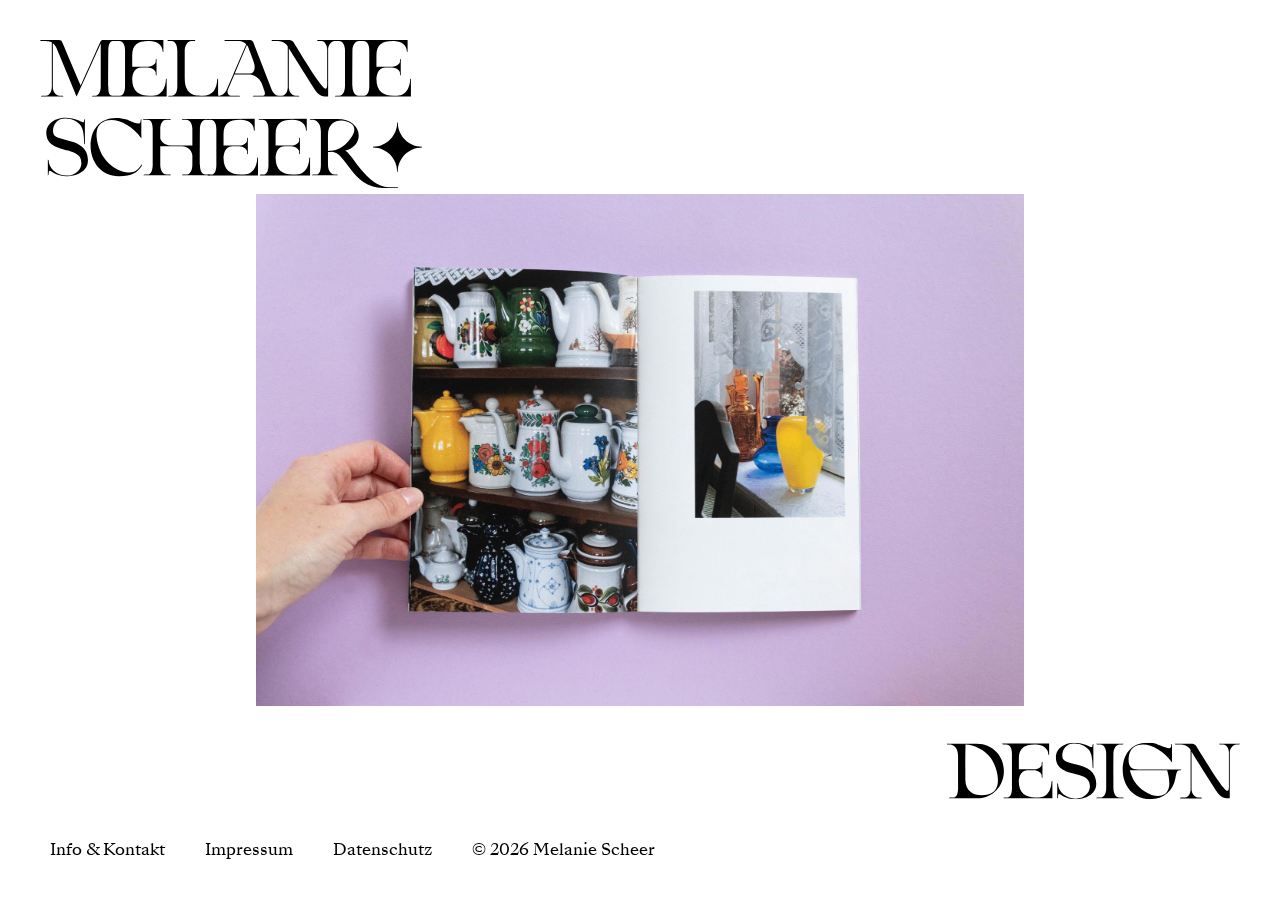
<file: index.html>
<!DOCTYPE html>
<html lang="en">
<head>
    <meta charset="UTF-8">
    <meta http-equiv="X-UA-Compatible" content="IE=edge">
    <meta name="viewport" content="width=device-width, initial-scale=1.0">
    <link rel="stylesheet" href="style.css">
    <script type='text/javascript' src='http://ajax.googleapis.com/ajax/libs/jquery/1.8/jquery.min.js'></script>
    <script src="https://code.jquery.com/jquery-3.6.0.min.js"></script>
    <title>Melanie Scheer Design</title>
    <link rel="shortcut icon" type="image/png" href="other/melanie_scheer_design_sparkle.png"/>     
</head>

<header>

    <!--logo name-->
    <div onclick="window.location='index.html';" style="cursor:pointer;">
        <img src="other/melanie_scheer_design_name.svg">
    </div>

</header>

<body>

    <!--div with random image-->
    <div onclick="changeImage();" style="cursor:pointer;" class="image-random" id="image-random"></div>

    <!--new image on refresh-->
    <script>
        var images = [
            'melanie_scheer_design_buchbinden_workshop.jpg', 
            'melanie_scheer_design_illustration_herz.jpg', 
            'melanie_scheer_design_intergeschlechtlichkeit.jpg', 
            'melanie_scheer_design_irmgard_1.jpg', 
            'melanie_scheer_design_irmgard_2.jpg', 
            'melanie_scheer_design_jgu_gender.jpg', 
            'melanie_scheer_design_mentales_visualisieren_1.jpg', 
            'melanie_scheer_design_mentales_visualisieren_2.jpg', 
            'melanie_scheer_design_mentales_visualisieren_3.jpg', 
            'melanie_scheer_design_mentales_visualisieren_4.jpg', 
            'melanie_scheer_design_mentales_visualisieren_5.jpg', 
            'melanie_scheer_design_mentales_visualisieren_6.jpg', 
            'melanie_scheer_design_mentales_visualisieren_7.jpg', 
            'melanie_scheer_design_milli.jpg',
            'melanie_scheer_design_notizbuch1.jpg', 
            'melanie_scheer_design_notizbuch2.jpg', 
            'melanie_scheer_design_notizbuch3.jpg', 
            'melanie_scheer_design_notizbuch4.jpg', 
            'melanie_scheer_design_notizbuch5.jpg', 
            'melanie_scheer_design_palucca_tanzt_1.jpg', 
            'melanie_scheer_design_palucca_tanzt_2.jpg', 
            'melanie_scheer_design_perMA.jpg', 
            'melanie_scheer_design_photoalbum.jpg', 
            'melanie_scheer_design_postkarte_buchbinden.jpg',
            'melanie_scheer_design_riso_mythologie.jpg', 
            'melanie_scheer_design_saturn_zine.jpg', 
            'melanie_scheer_design_solitaire.jpg', 
            'melanie_scheer_design_the_comet.jpg', 
            'melanie_scheer_design_zwillingsbuch_1.jpg', 
            'melanie_scheer_design_zwillingsbuch_2.jpg' 
        ];
       
        // get already shown images out of localStorage
        var displayedImages = JSON.parse(localStorage.getItem('displayedImages')) || [];
        console.log("Angezeigte Bilder aus localStorage:", displayedImages);

        // pick a random image that was not shown already
        function getNextImage() {
            // filter out images that were shown already
            var remainingImages = images.filter(function(img) {
                return !displayedImages.includes(img);
            });
            console.log("Verbleibende Bilder:", remainingImages);

            // restart cycle after every image were shown
            if (remainingImages.length === 0) {
                console.log("Alle Bilder wurden angezeigt. Zurücksetzen...");
                displayedImages = [];
                localStorage.removeItem('displayedImages');
                remainingImages = images; // every image is available again
            }

            // pick a random image out of the remaining images
            var randomImage = remainingImages[Math.floor(Math.random() * remainingImages.length)];
            console.log("Gewähltes Bild:", randomImage);

            // add the shown image to the list
            displayedImages.push(randomImage);

            // save to status in localStorage
            localStorage.setItem('displayedImages', JSON.stringify(displayedImages));

            return randomImage;
        }

        // get the next image
        function changeImage() {
        var nextImage = getNextImage();
        console.log("Nächstes Bild:", nextImage);

        // display image in div
        var imgElement = document.createElement('img');
        imgElement.src = 'images/' + nextImage;

        var imageRandomDiv = document.getElementById('image-random');
        if (imageRandomDiv) {
            // Entferne das alte Bild (falls es bereits eins gibt)
            imageRandomDiv.innerHTML = '';
            // Füge das neue Bild hinzu
            imageRandomDiv.appendChild(imgElement);
        } else {
            console.log("Div mit id 'image-random' nicht gefunden.");
        }
    }

    // Initiales Bild anzeigen
    changeImage();
    </script>

    <noscript>
        <img src="images/melanie_scheer_design_mentales_visualisieren_1.jpg">
    </noscript>

    <!--footer-->
    <div class="footer">
        <ul class="footer-list">
            <li> <a href="info.html">Info & Kontakt</a></li>
            <li><a href="impressum.html">Impressum</a></li>
            <li><a href="datenschutz.html">Datenschutz</a></li>
            <li class="footer-credit">&copy; <script>document.write(new Date().getFullYear());</script> Melanie Scheer</li>
        </ul>
    </div>


    <!--logo design-->
    <div class="design">
        <img src="other/melanie_scheer_design_design.svg">
    </div>

</body>
</html>
</file>
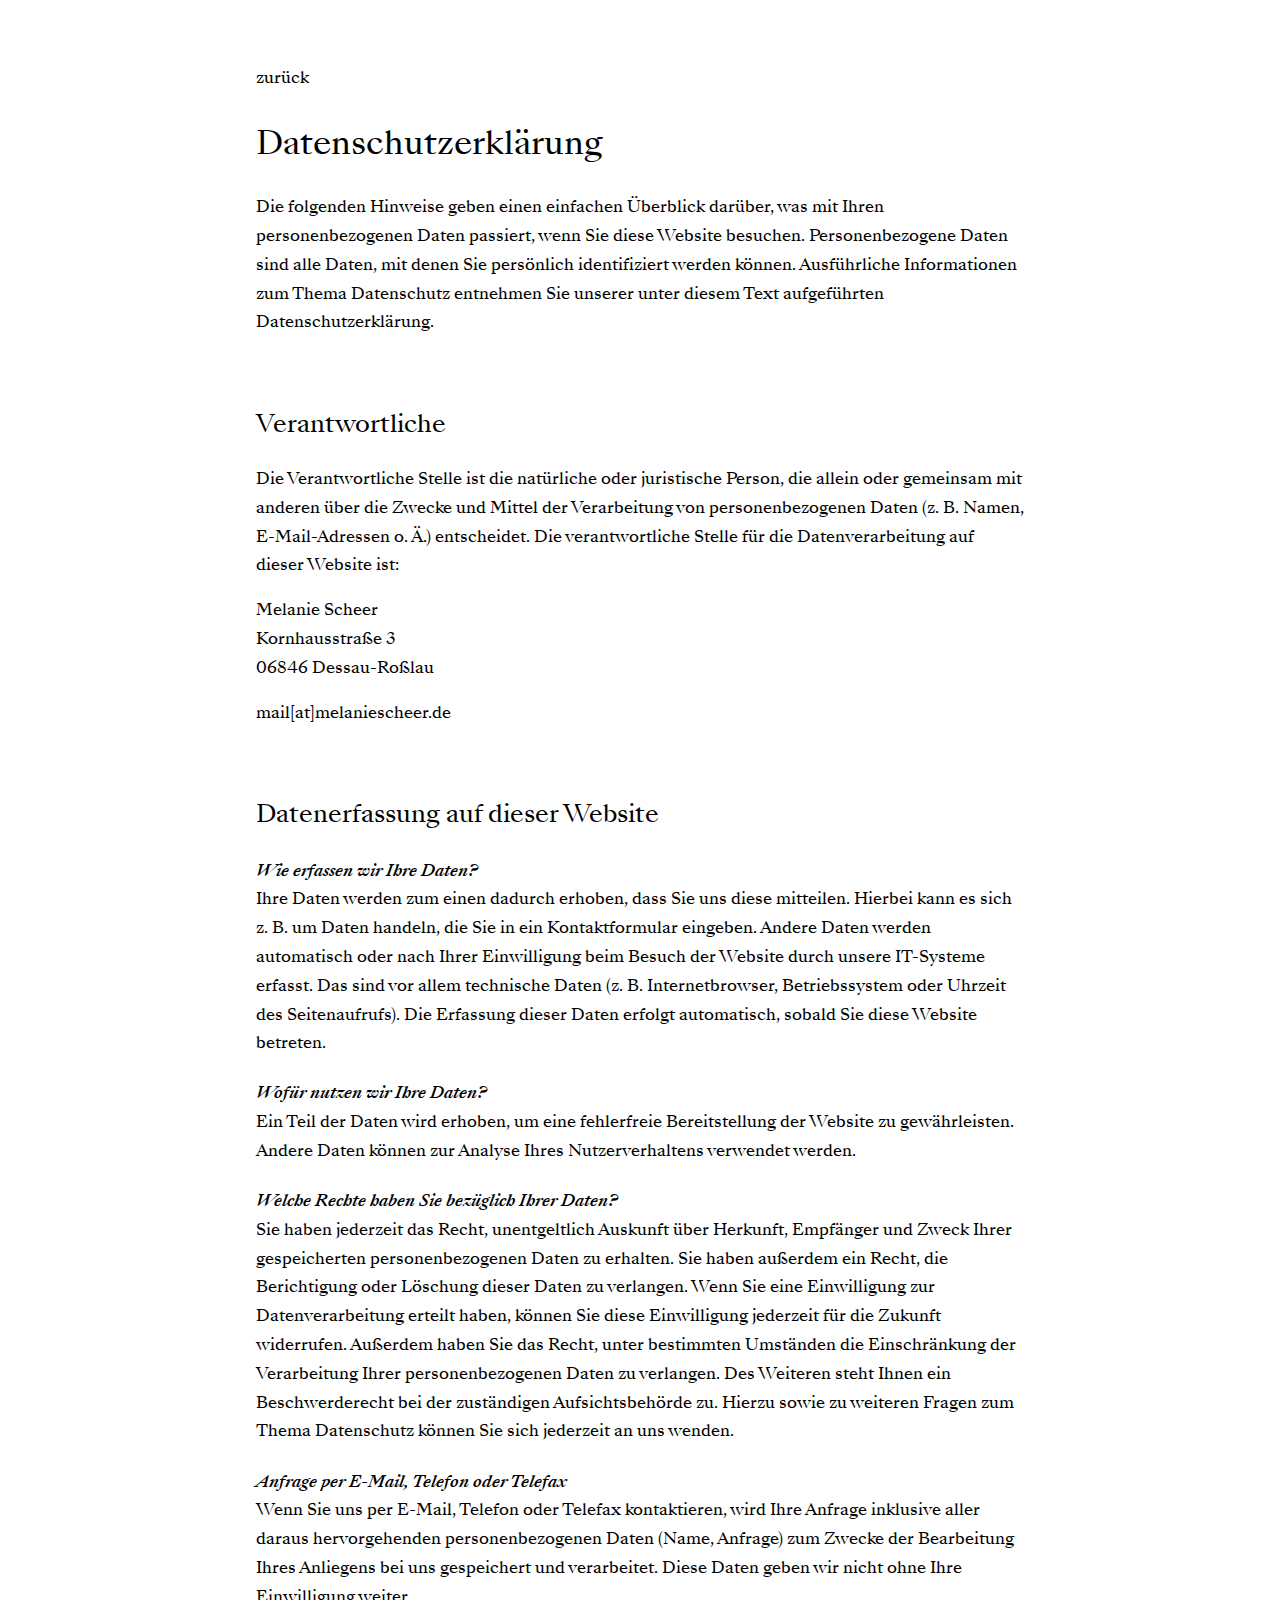
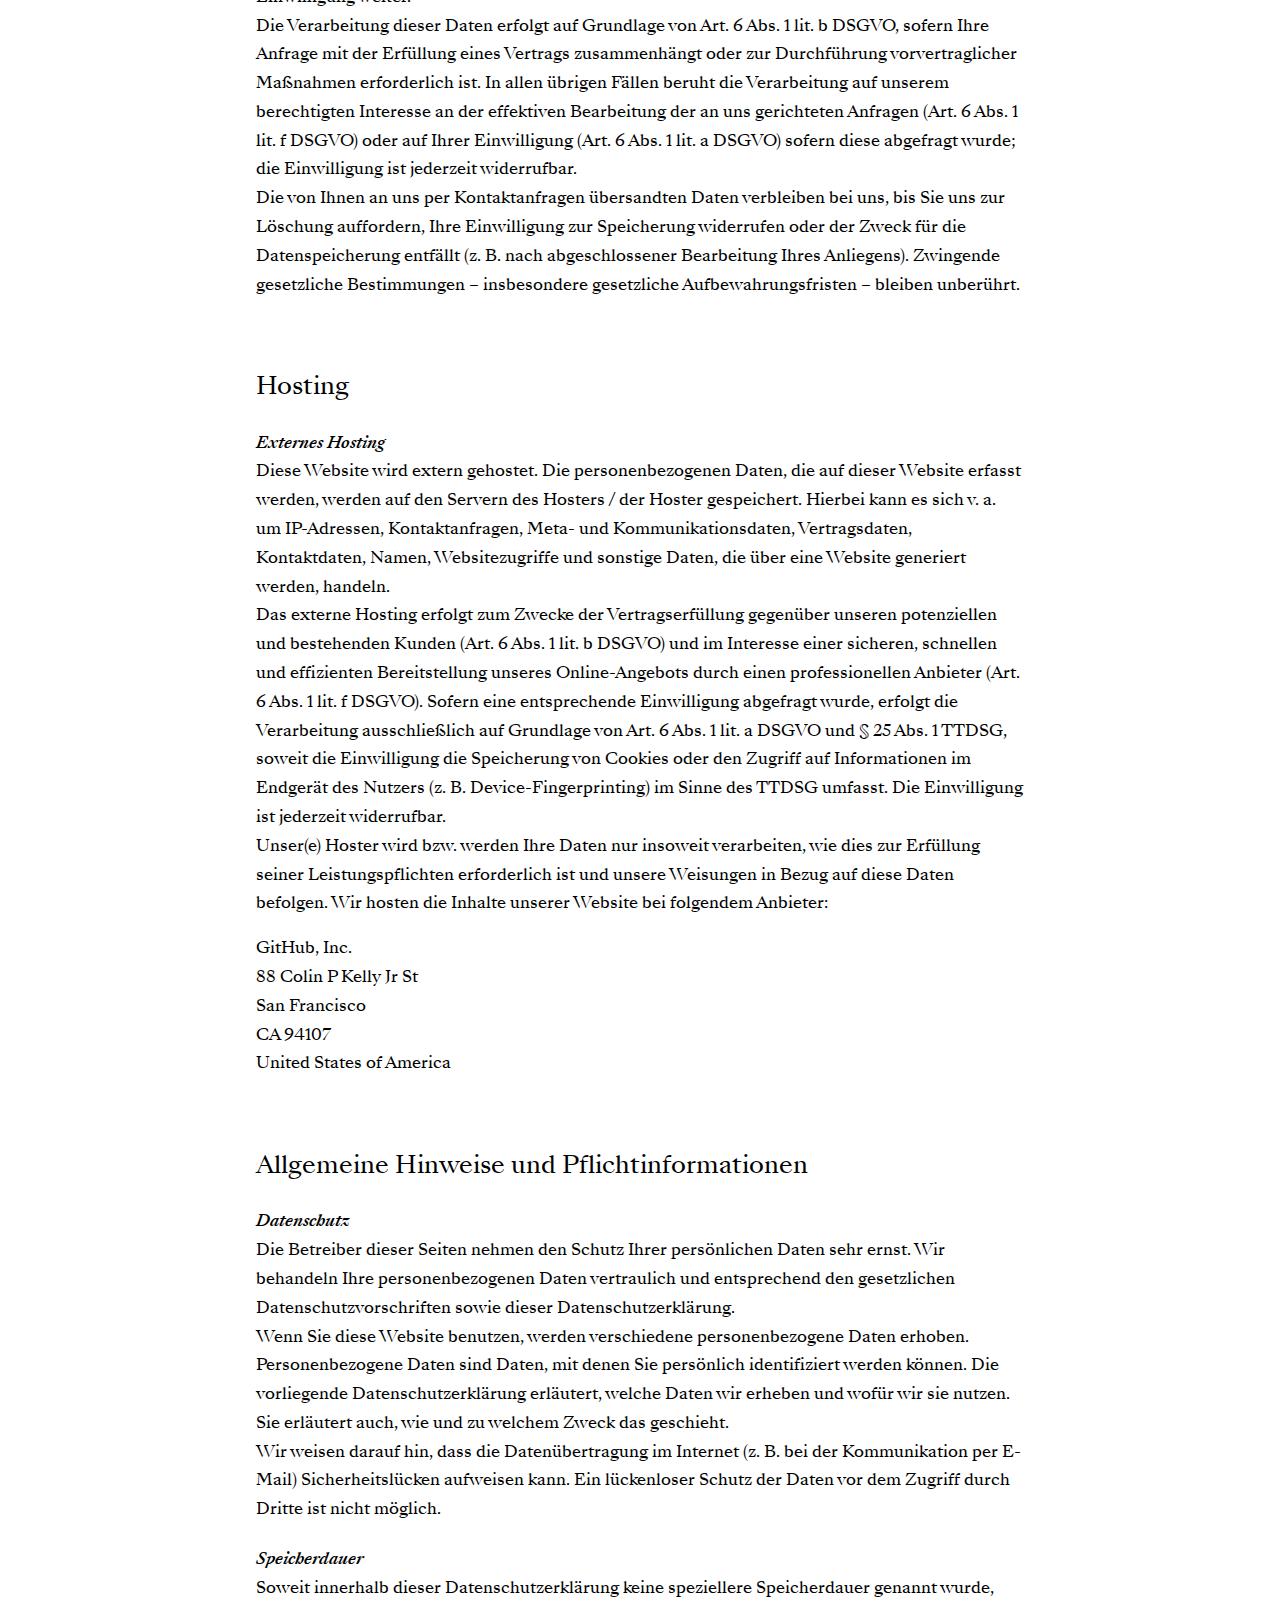
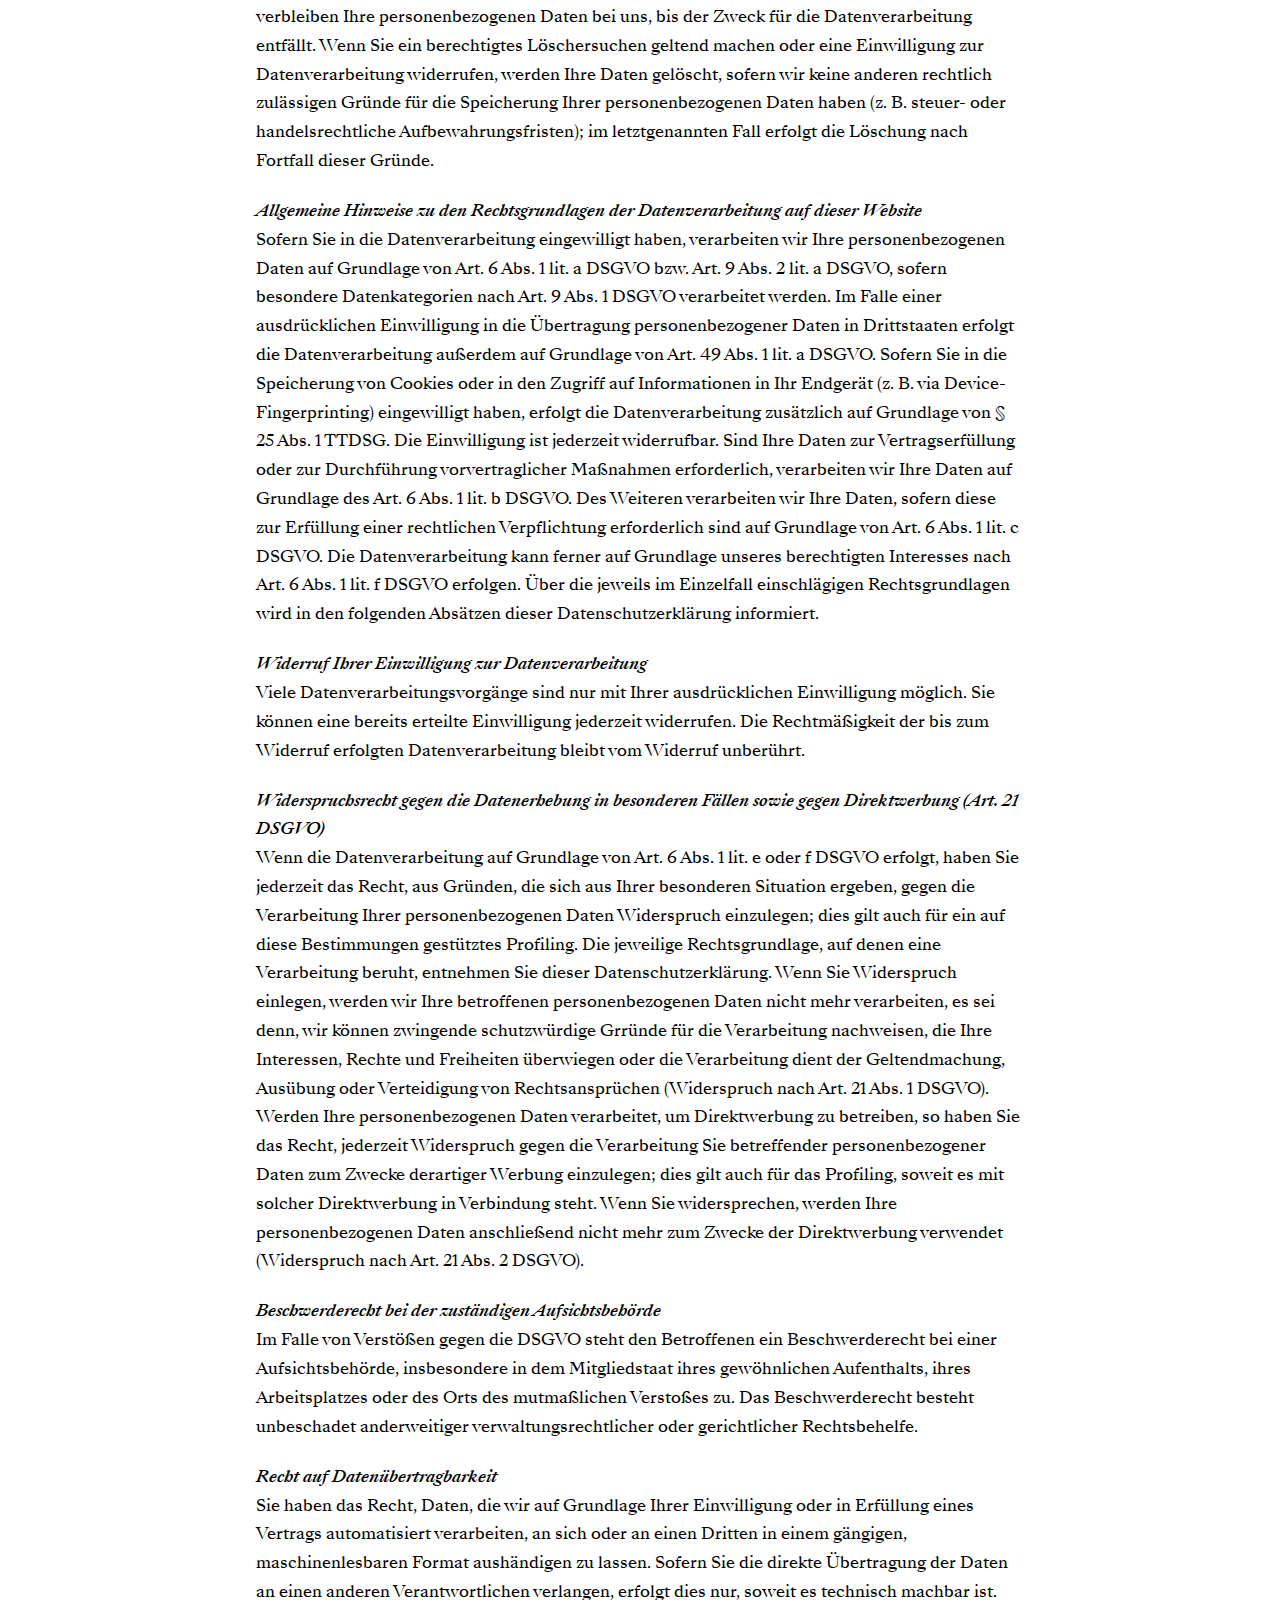
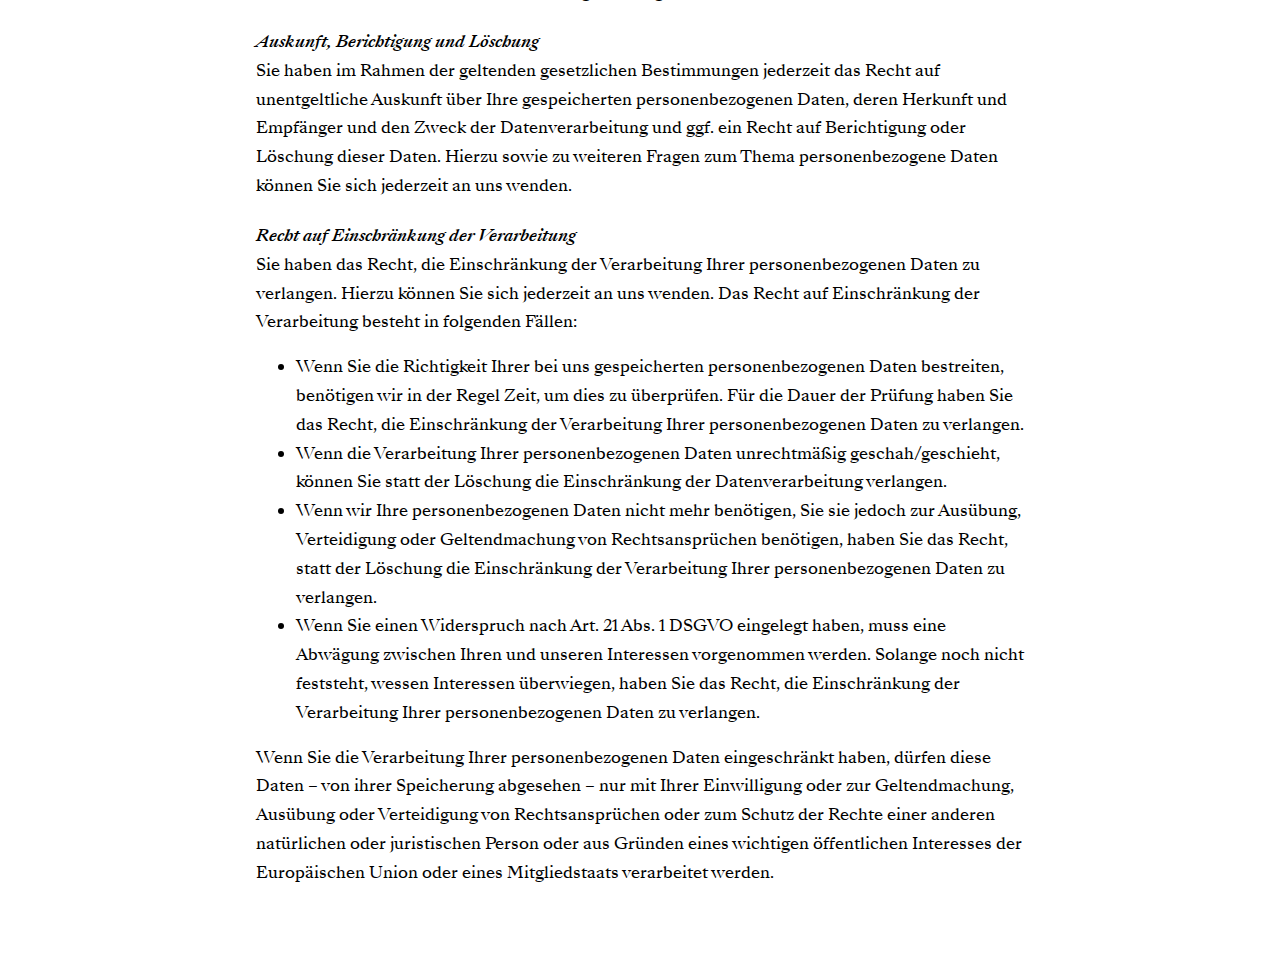
<file: datenschutz.html>
<!DOCTYPE html>
<html lang="en">
<head>
    <meta charset="UTF-8">
    <meta http-equiv="X-UA-Compatible" content="IE=edge">
    <meta name="viewport" content="width=device-width, initial-scale=1.0">
    <link rel="stylesheet" href="style.css">
    <script type='text/javascript' src='http://ajax.googleapis.com/ajax/libs/jquery/1.8/jquery.min.js'></script>
    <title>Melanie Scheer Design</title>
    <link rel="shortcut icon" type="image/png" href="other/melanie_scheer_design_sparkle.png"/>     
</head>

<body>
    <div class="text">

    <a href="index.html">zurück</a> 
    <h1>Datenschutz&shy;erkl&auml;rung</h1>
    <p>Die folgenden Hinweise geben einen einfachen &Uuml;berblick dar&uuml;ber, was mit Ihren personenbezogenen Daten passiert, wenn Sie diese Website besuchen. Personenbezogene Daten sind alle Daten, mit denen Sie pers&ouml;nlich identifiziert werden k&ouml;nnen. Ausf&uuml;hrliche Informationen zum Thema Datenschutz entnehmen Sie unserer unter diesem Text aufgef&uuml;hrten Datenschutzerkl&auml;rung.</p>
    <br> 
    <h2>Verantwortliche</h2> <p>Die Verantwortliche Stelle ist die nat&uuml;rliche oder juristische Person, die allein oder gemeinsam mit anderen &uuml;ber die Zwecke und Mittel der Verarbeitung von personenbezogenen Daten (z.&nbsp;B. Namen, E-Mail-Adressen o. &Auml;.) entscheidet. Die verantwortliche Stelle f&uuml;r die Datenverarbeitung auf dieser Website ist:</p> <p>Melanie Scheer<br />
    Kornhausstraße 3<br /> 06846 Dessau-Roßlau</p>
    <p><a href='mailto:mail@melaniescheer.de'>mail[at]melaniescheer.de</a></p>
    <br>
    <h2>Datenerfassung auf dieser Website</h2>    
    <h4>Wie erfassen wir Ihre Daten?</h4> <p>Ihre Daten werden zum einen dadurch erhoben, dass Sie uns diese mitteilen. Hierbei kann es sich z.&nbsp;B. um Daten handeln, die Sie in ein Kontaktformular eingeben. Andere Daten werden automatisch oder nach Ihrer Einwilligung beim Besuch der Website durch unsere IT-Systeme erfasst. Das sind vor allem technische Daten (z.&nbsp;B. Internetbrowser, Betriebssystem oder Uhrzeit des Seitenaufrufs). Die Erfassung dieser Daten erfolgt automatisch, sobald Sie diese Website betreten.</p> <h4>Wof&uuml;r nutzen wir Ihre Daten?</h4> <p>Ein Teil der Daten wird erhoben, um eine fehlerfreie Bereitstellung der Website zu gew&auml;hrleisten. Andere Daten k&ouml;nnen zur Analyse Ihres Nutzerverhaltens verwendet werden.</p> <h4>Welche Rechte haben Sie bez&uuml;glich Ihrer Daten?</h4> <p>Sie haben jederzeit das Recht, unentgeltlich Auskunft &uuml;ber Herkunft, Empf&auml;nger und Zweck Ihrer gespeicherten personenbezogenen Daten zu erhalten. Sie haben au&szlig;erdem ein Recht, die Berichtigung oder L&ouml;schung dieser Daten zu verlangen. Wenn Sie eine Einwilligung zur Datenverarbeitung erteilt haben, k&ouml;nnen Sie diese Einwilligung jederzeit f&uuml;r die Zukunft widerrufen. Au&szlig;erdem haben Sie das Recht, unter bestimmten Umst&auml;nden die Einschr&auml;nkung der Verarbeitung Ihrer personenbezogenen Daten zu verlangen. Des Weiteren steht Ihnen ein Beschwerderecht bei der zust&auml;ndigen Aufsichtsbeh&ouml;rde zu. Hierzu sowie zu weiteren Fragen zum Thema Datenschutz k&ouml;nnen Sie sich jederzeit an uns wenden.</p>
    <h4>Anfrage per E-Mail, Telefon oder Telefax</h4> <p>Wenn Sie uns per E-Mail, Telefon oder Telefax kontaktieren, wird Ihre Anfrage inklusive aller daraus hervorgehenden personenbezogenen Daten (Name, Anfrage) zum Zwecke der Bearbeitung Ihres Anliegens bei uns gespeichert und verarbeitet. Diese Daten geben wir nicht ohne Ihre Einwilligung weiter. <br> Die Verarbeitung dieser Daten erfolgt auf Grundlage von Art. 6 Abs. 1 lit. b DSGVO, sofern Ihre Anfrage mit der Erf&uuml;llung eines Vertrags zusammenh&auml;ngt oder zur Durchf&uuml;hrung vorvertraglicher Ma&szlig;nahmen erforderlich ist. In allen &uuml;brigen F&auml;llen beruht die Verarbeitung auf unserem berechtigten Interesse an der effektiven Bearbeitung der an uns gerichteten Anfragen (Art. 6 Abs. 1 lit. f DSGVO) oder auf Ihrer Einwilligung (Art. 6 Abs. 1 lit. a DSGVO) sofern diese abgefragt wurde; die Einwilligung ist jederzeit widerrufbar. <br> Die von Ihnen an uns per Kontaktanfragen &uuml;bersandten Daten verbleiben bei uns, bis Sie uns zur L&ouml;schung auffordern, Ihre Einwilligung zur Speicherung widerrufen oder der Zweck f&uuml;r die Datenspeicherung entf&auml;llt (z.&nbsp;B. nach abgeschlossener Bearbeitung Ihres Anliegens). Zwingende gesetzliche Bestimmungen &ndash; insbesondere gesetzliche Aufbewahrungsfristen &ndash; bleiben unber&uuml;hrt.</p>
    <br>
    <h2>Hosting</h2>
    <h4>Externes Hosting</h4> <p>Diese Website wird extern gehostet. Die personenbezogenen Daten, die auf dieser Website erfasst werden, werden auf den Servern des Hosters / der Hoster gespeichert. Hierbei kann es sich v.&nbsp;a. um IP-Adressen, Kontaktanfragen, Meta- und Kommunikationsdaten, Vertragsdaten, Kontaktdaten, Namen, Websitezugriffe und sonstige Daten, die &uuml;ber eine Website generiert werden, handeln. <br> Das externe Hosting erfolgt zum Zwecke der Vertragserf&uuml;llung gegen&uuml;ber unseren potenziellen und bestehenden Kunden (Art. 6 Abs. 1 lit. b DSGVO) und im Interesse einer sicheren, schnellen und effizienten Bereitstellung unseres Online-Angebots durch einen professionellen Anbieter (Art. 6 Abs. 1 lit. f DSGVO). Sofern eine entsprechende Einwilligung abgefragt wurde, erfolgt die Verarbeitung ausschlie&szlig;lich auf Grundlage von Art. 6 Abs. 1 lit. a DSGVO und &sect; 25 Abs. 1 TTDSG, soweit die Einwilligung die Speicherung von Cookies oder den Zugriff auf Informationen im Endger&auml;t des Nutzers (z.&nbsp;B. Device-Fingerprinting) im Sinne des TTDSG umfasst. Die Einwilligung ist jederzeit widerrufbar. <br> Unser(e) Hoster wird bzw. werden Ihre Daten nur insoweit verarbeiten, wie dies zur Erf&uuml;llung seiner Leistungspflichten erforderlich ist und unsere Weisungen in Bezug auf diese Daten befolgen. Wir hosten die Inhalte unserer Website bei folgendem Anbieter:</p>
    <p>GitHub, Inc.<br />
    88 Colin P Kelly Jr St<br />
    San Francisco<br />
    CA 94107<br />
    United States of America<br />
    </p>
    <br>
    <h2>Allgemeine Hinweise und Pflicht&shy;informationen</h2>
    <h4>Datenschutz</h4> <p>Die Betreiber dieser Seiten nehmen den Schutz Ihrer pers&ouml;nlichen Daten sehr ernst. Wir behandeln Ihre personenbezogenen Daten vertraulich und entsprechend den gesetzlichen Datenschutzvorschriften sowie dieser Datenschutzerkl&auml;rung. <br> Wenn Sie diese Website benutzen, werden verschiedene personenbezogene Daten erhoben. Personenbezogene Daten sind Daten, mit denen Sie pers&ouml;nlich identifiziert werden k&ouml;nnen. Die vorliegende Datenschutzerkl&auml;rung erl&auml;utert, welche Daten wir erheben und wof&uuml;r wir sie nutzen. Sie erl&auml;utert auch, wie und zu welchem Zweck das geschieht. <br> Wir weisen darauf hin, dass die Daten&uuml;bertragung im Internet (z.&nbsp;B. bei der Kommunikation per E-Mail) Sicherheitsl&uuml;cken aufweisen kann. Ein l&uuml;ckenloser Schutz der Daten vor dem Zugriff durch Dritte ist nicht m&ouml;glich.</p>
    <h4>Speicherdauer</h4> <p>Soweit innerhalb dieser Datenschutzerkl&auml;rung keine speziellere Speicherdauer genannt wurde, verbleiben Ihre personenbezogenen Daten bei uns, bis der Zweck f&uuml;r die Datenverarbeitung entf&auml;llt. Wenn Sie ein berechtigtes L&ouml;schersuchen geltend machen oder eine Einwilligung zur Datenverarbeitung widerrufen, werden Ihre Daten gel&ouml;scht, sofern wir keine anderen rechtlich zul&auml;ssigen Gr&uuml;nde f&uuml;r die Speicherung Ihrer personenbezogenen Daten haben (z.&nbsp;B. steuer- oder handelsrechtliche Aufbewahrungsfristen); im letztgenannten Fall erfolgt die L&ouml;schung nach Fortfall dieser Gr&uuml;nde.</p>
    <h4>Allgemeine Hinweise zu den Rechtsgrundlagen der Datenverarbeitung auf dieser Website</h4> <p>Sofern Sie in die Datenverarbeitung eingewilligt haben, verarbeiten wir Ihre personenbezogenen Daten auf Grundlage von Art. 6 Abs. 1 lit. a DSGVO bzw. Art. 9 Abs. 2 lit. a DSGVO, sofern besondere Datenkategorien nach Art. 9 Abs. 1 DSGVO verarbeitet werden. Im Falle einer ausdr&uuml;cklichen Einwilligung in die &Uuml;bertragung personenbezogener Daten in Drittstaaten erfolgt die Datenverarbeitung au&szlig;erdem auf Grundlage von Art. 49 Abs. 1 lit. a DSGVO. Sofern Sie in die Speicherung von Cookies oder in den Zugriff auf Informationen in Ihr Endger&auml;t (z.&nbsp;B. via Device-Fingerprinting) eingewilligt haben, erfolgt die Datenverarbeitung zus&auml;tzlich auf Grundlage von &sect; 25 Abs. 1 TTDSG. Die Einwilligung ist jederzeit widerrufbar. Sind Ihre Daten zur Vertragserf&uuml;llung oder zur Durchf&uuml;hrung vorvertraglicher Ma&szlig;nahmen erforderlich, verarbeiten wir Ihre Daten auf Grundlage des Art. 6 Abs. 1 lit. b DSGVO. Des Weiteren verarbeiten wir Ihre Daten, sofern diese zur Erf&uuml;llung einer rechtlichen Verpflichtung erforderlich sind auf Grundlage von Art. 6 Abs. 1 lit. c DSGVO. Die Datenverarbeitung kann ferner auf Grundlage unseres berechtigten Interesses nach Art. 6 Abs. 1 lit. f DSGVO erfolgen. &Uuml;ber die jeweils im Einzelfall einschl&auml;gigen Rechtsgrundlagen wird in den folgenden Abs&auml;tzen dieser Datenschutzerkl&auml;rung informiert.</p>
    <h4>Widerruf Ihrer Einwilligung zur Datenverarbeitung</h4> <p>Viele Datenverarbeitungsvorg&auml;nge sind nur mit Ihrer ausdr&uuml;cklichen Einwilligung m&ouml;glich. Sie k&ouml;nnen eine bereits erteilte Einwilligung jederzeit widerrufen. Die Rechtm&auml;&szlig;igkeit der bis zum Widerruf erfolgten Datenverarbeitung bleibt vom Widerruf unber&uuml;hrt.</p>
    <h4>Widerspruchsrecht gegen die Datenerhebung in besonderen F&auml;llen sowie gegen Direktwerbung (Art. 21 DSGVO)</h4> <p>Wenn die Datenverarbeitung auf Grundlage von Art. 6 Abs. 1 lit. e oder f DSGVO erfolgt, haben Sie jederzeit das Recht, aus Gr&uuml;nden, die sich aus Ihrer besonderen Situation ergeben, gegen die Verarbeitung Ihrer personenbezogenen Daten Widerspruch einzulegen; dies gilt auch f&uuml;r ein auf diese Bestimmungen gest&uuml;tztes Profiling. Die jeweilige Rechtsgrundlage, auf denen eine Verarbeitung beruht, entnehmen Sie dieser Datenschutzerkl&auml;rung. Wenn Sie Widerspruch einlegen, werden wir Ihre betroffenen personenbezogenen Daten nicht mehr verarbeiten, es sei denn, wir k&ouml;nnen zwingende schutzw&uuml;rdige Grr&uuml;nde f&uuml;r die Verarbeitung nachweisen, die Ihre Interessen, Rechte und Freiheiten &uuml;berwiegen oder die Verarbeitung dient der Geltendmachung, Aus&uuml;bung oder Verteidigung von Rechtsanspr&uuml;chen (Widerspruch nach Art. 21 Abs. 1 DSGVO). <br> Werden Ihre personenbezogenen Daten verarbeitet, um Direktwerbung zu betreiben, so haben Sie das Recht, jederzeit Widerspruch gegen die Verarbeitung Sie betreffender personenbezogener Daten zum Zwecke derartiger Werbung einzulegen; dies gilt auch f&uuml;r das Profiling, soweit es mit solcher Direktwerbung in Verbindung steht. Wenn Sie widersprechen, werden Ihre personenbezogenen Daten anschließend nicht mehr zum Zwecke der Direktwerbung verwendet (Widerspruch nach Art. 21 Abs. 2 DSGVO).</p>
    <h4>Beschwerde&shy;recht bei der zust&auml;ndigen Aufsichts&shy;beh&ouml;rde</h4> <p>Im Falle von Verst&ouml;&szlig;en gegen die DSGVO steht den Betroffenen ein Beschwerderecht bei einer Aufsichtsbeh&ouml;rde, insbesondere in dem Mitgliedstaat ihres gew&ouml;hnlichen Aufenthalts, ihres Arbeitsplatzes oder des Orts des mutma&szlig;lichen Versto&szlig;es zu. Das Beschwerderecht besteht unbeschadet anderweitiger verwaltungsrechtlicher oder gerichtlicher Rechtsbehelfe.</p>
    <h4>Recht auf Daten&shy;&uuml;bertrag&shy;barkeit</h4> <p>Sie haben das Recht, Daten, die wir auf Grundlage Ihrer Einwilligung oder in Erf&uuml;llung eines Vertrags automatisiert verarbeiten, an sich oder an einen Dritten in einem g&auml;ngigen, maschinenlesbaren Format aush&auml;ndigen zu lassen. Sofern Sie die direkte &Uuml;bertragung der Daten an einen anderen Verantwortlichen verlangen, erfolgt dies nur, soweit es technisch machbar ist.</p>
    <h4>Auskunft, Berichtigung und L&ouml;schung</h4> <p>Sie haben im Rahmen der geltenden gesetzlichen Bestimmungen jederzeit das Recht auf unentgeltliche Auskunft &uuml;ber Ihre gespeicherten personenbezogenen Daten, deren Herkunft und Empf&auml;nger und den Zweck der Datenverarbeitung und ggf. ein Recht auf Berichtigung oder L&ouml;schung dieser Daten. Hierzu sowie zu weiteren Fragen zum Thema personenbezogene Daten k&ouml;nnen Sie sich jederzeit an uns wenden.</p>
    <h4>Recht auf Einschr&auml;nkung der Verarbeitung</h4> <p>Sie haben das Recht, die Einschr&auml;nkung der Verarbeitung Ihrer personenbezogenen Daten zu verlangen. Hierzu k&ouml;nnen Sie sich jederzeit an uns wenden. Das Recht auf Einschr&auml;nkung der Verarbeitung besteht in folgenden F&auml;llen:</p> <ul> <li>Wenn Sie die Richtigkeit Ihrer bei uns gespeicherten personenbezogenen Daten bestreiten, ben&ouml;tigen wir in der Regel Zeit, um dies zu &uuml;berpr&uuml;fen. F&uuml;r die Dauer der Pr&uuml;fung haben Sie das Recht, die Einschr&auml;nkung der Verarbeitung Ihrer personenbezogenen Daten zu verlangen.</li> <li>Wenn die Verarbeitung Ihrer personenbezogenen Daten unrechtm&auml;&szlig;ig geschah/geschieht, k&ouml;nnen Sie statt der L&ouml;schung die Einschr&auml;nkung der Datenverarbeitung verlangen.</li> <li>Wenn wir Ihre personenbezogenen Daten nicht mehr ben&ouml;tigen, Sie sie jedoch zur Aus&uuml;bung, Verteidigung oder Geltendmachung von Rechtsanspr&uuml;chen ben&ouml;tigen, haben Sie das Recht, statt der L&ouml;schung die Einschr&auml;nkung der Verarbeitung Ihrer personenbezogenen Daten zu verlangen.</li> <li>Wenn Sie einen Widerspruch nach Art. 21 Abs. 1 DSGVO eingelegt haben, muss eine Abw&auml;gung zwischen Ihren und unseren Interessen vorgenommen werden. Solange noch nicht feststeht, wessen Interessen &uuml;berwiegen, haben Sie das Recht, die Einschr&auml;nkung der Verarbeitung Ihrer personenbezogenen Daten zu verlangen.</li> </ul> <p>Wenn Sie die Verarbeitung Ihrer personenbezogenen Daten eingeschr&auml;nkt haben, d&uuml;rfen diese Daten &ndash; von ihrer Speicherung abgesehen &ndash; nur mit Ihrer Einwilligung oder zur Geltendmachung, Aus&uuml;bung oder Verteidigung von Rechtsanspr&uuml;chen oder zum Schutz der Rechte einer anderen nat&uuml;rlichen oder juristischen Person oder aus Gr&uuml;nden eines wichtigen &ouml;ffentlichen Interesses der Europ&auml;ischen Union oder eines Mitgliedstaats verarbeitet werden.</p>
    
    </div>
    
</body>
</html>
</file>
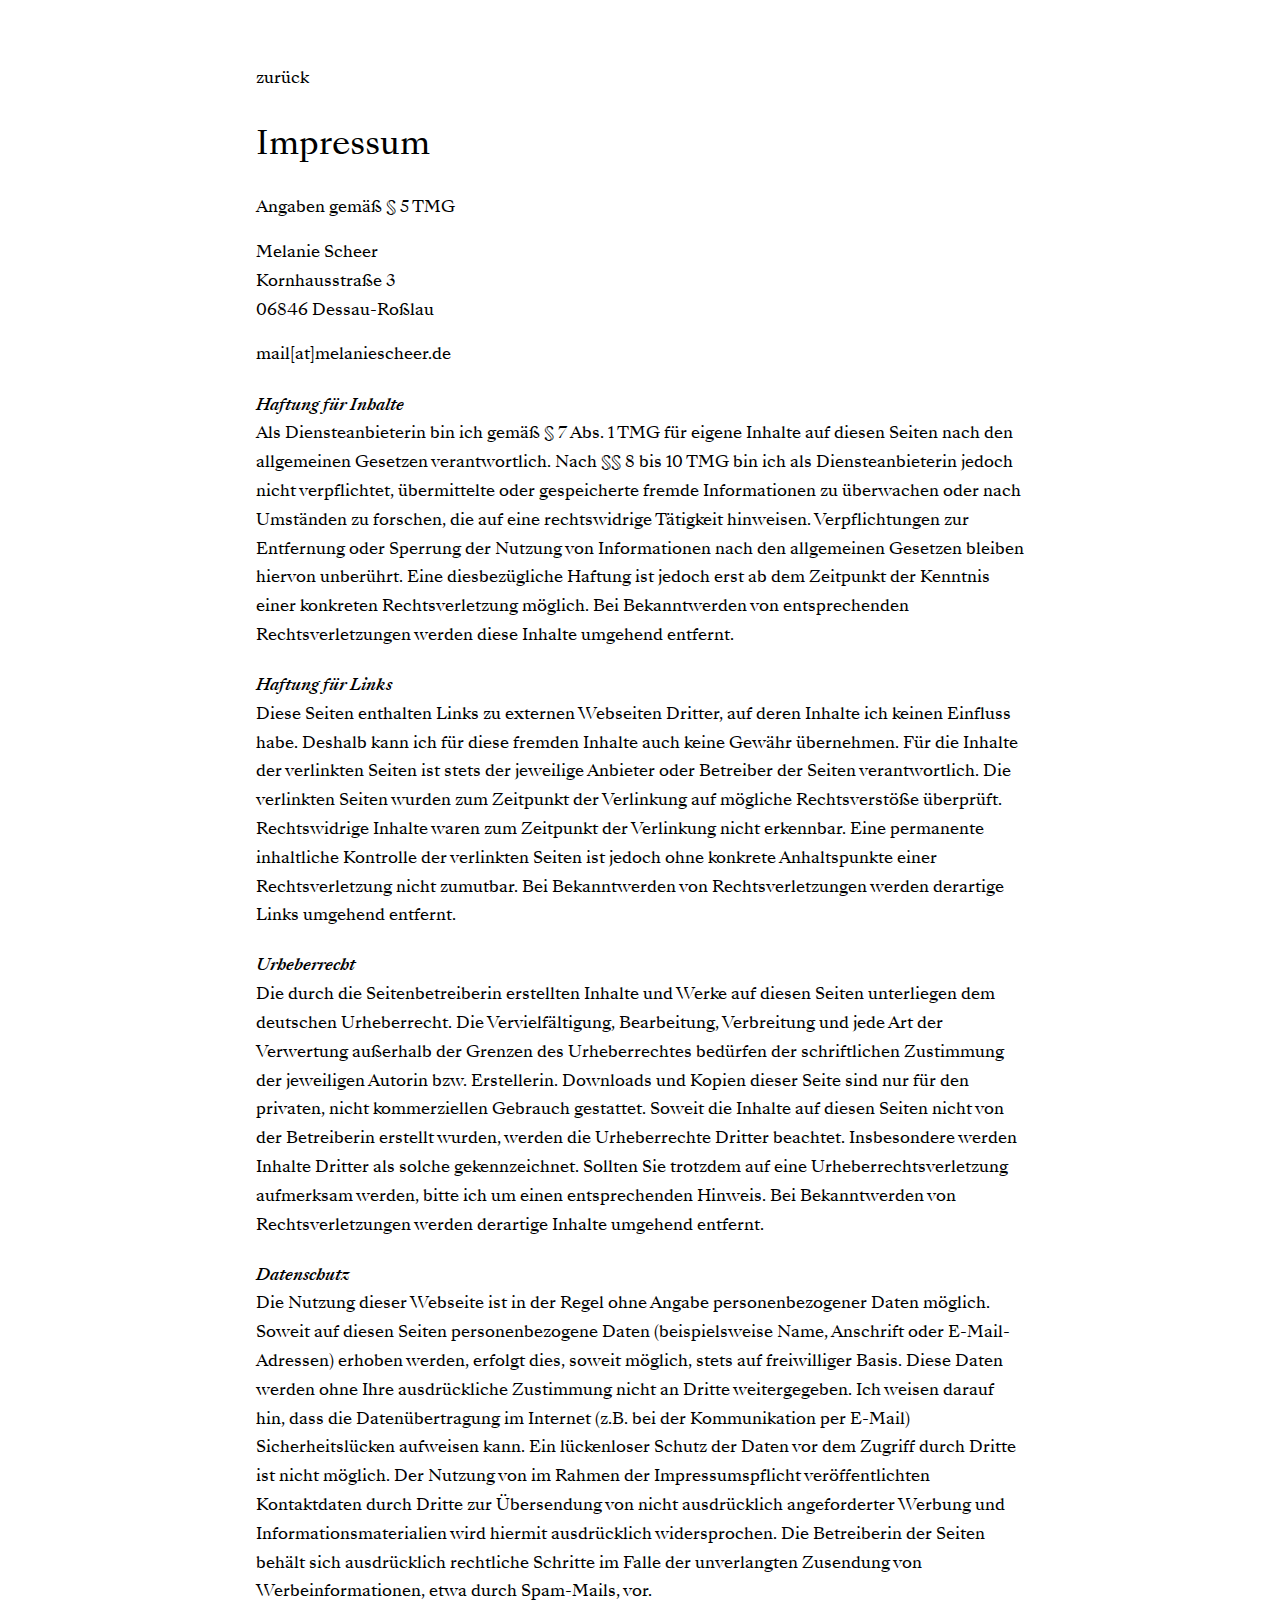
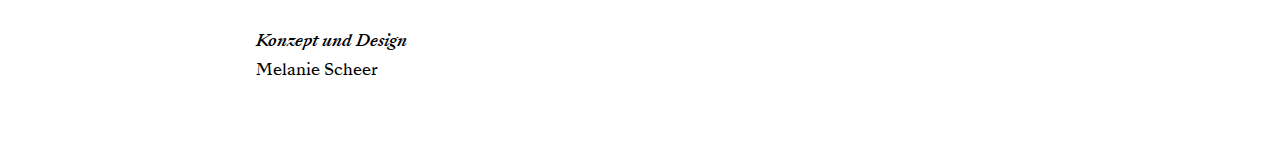
<file: impressum.html>
<!DOCTYPE html>
<html lang="en">
<head>
    <meta charset="UTF-8">
    <meta http-equiv="X-UA-Compatible" content="IE=edge">
    <meta name="viewport" content="width=device-width, initial-scale=1.0">
    <link rel="stylesheet" href="style.css">
    <script type='text/javascript' src='http://ajax.googleapis.com/ajax/libs/jquery/1.8/jquery.min.js'></script>
    <title>Melanie Scheer Design</title>
    <link rel="shortcut icon" type="image/png" href="other/melanie_scheer_design_sparkle.png"/>     
</head>

<body>

 <div class="text">
    
    <a href="index.html">zurück</a>
    <h1>Impressum</h1>
    <p>Angaben gemäß § 5 TMG</p>
    <p>Melanie Scheer<br>Kornhausstraße 3<br>06846 Dessau-Roßlau<br></p>
    <p><a href='mailto:mail@melaniescheer.de'>mail[at]melaniescheer.de</a></p>
    <h4>Haftung für Inhalte</h4>
    <p>Als Diensteanbieterin bin ich gemäß § 7 Abs. 1 TMG für eigene Inhalte auf diesen Seiten nach den allgemeinen Gesetzen verantwortlich. Nach §§ 8 bis 10 TMG bin ich als Diensteanbieterin jedoch nicht verpflichtet, übermittelte oder gespeicherte fremde Informationen zu überwachen oder nach Umständen zu forschen, die auf eine rechtswidrige Tätigkeit hinweisen. Verpflichtungen zur Entfernung oder Sperrung der Nutzung von Informationen nach den allgemeinen Gesetzen bleiben hiervon unberührt. Eine diesbezügliche Haftung ist jedoch erst ab dem Zeitpunkt der Kenntnis einer konkreten Rechtsverletzung möglich. Bei Bekanntwerden von entsprechenden Rechtsverletzungen werden diese Inhalte umgehend entfernt.</p>
    <h4>Haftung für Links</h4>
    <p>Diese Seiten enthalten Links zu externen Webseiten Dritter, auf deren Inhalte ich keinen Einfluss habe. Deshalb kann ich für diese fremden Inhalte auch keine Gewähr übernehmen. Für die Inhalte der verlinkten Seiten ist stets der jeweilige Anbieter oder Betreiber der Seiten verantwortlich. Die verlinkten Seiten wurden zum Zeitpunkt der Verlinkung auf mögliche Rechtsverstöße überprüft. Rechtswidrige Inhalte waren zum Zeitpunkt der Verlinkung nicht erkennbar. Eine permanente inhaltliche Kontrolle der verlinkten Seiten ist jedoch ohne konkrete Anhaltspunkte einer Rechtsverletzung nicht zumutbar. Bei Bekanntwerden von Rechtsverletzungen werden derartige Links umgehend entfernt.</p>
    <h4>Urheberrecht</h4>
    <p>Die durch die Seitenbetreiberin erstellten Inhalte und Werke auf diesen Seiten unterliegen dem deutschen Urheberrecht. Die Vervielfältigung, Bearbeitung, Verbreitung und jede Art der Verwertung außerhalb der Grenzen des Urheberrechtes bedürfen der schriftlichen Zustimmung der jeweiligen Autorin bzw. Erstellerin. Downloads und Kopien dieser Seite sind nur für den privaten, nicht kommerziellen Gebrauch gestattet. Soweit die Inhalte auf diesen Seiten nicht von der Betreiberin erstellt wurden, werden die Urheberrechte Dritter beachtet. Insbesondere werden Inhalte Dritter als solche gekennzeichnet. Sollten Sie trotzdem auf eine Urheberrechtsverletzung aufmerksam werden, bitte ich um einen entsprechenden Hinweis. Bei Bekanntwerden von Rechtsverletzungen werden derartige Inhalte umgehend entfernt.</p>
    <h4>Datenschutz</h4>
    <p>Die Nutzung dieser Webseite ist in der Regel ohne Angabe personenbezogener Daten möglich. Soweit auf diesen Seiten personenbezogene Daten (beispielsweise Name, Anschrift oder E-Mail-Adressen) erhoben werden, erfolgt dies, soweit möglich, stets auf freiwilliger Basis. Diese Daten werden ohne Ihre ausdrückliche Zustimmung nicht an Dritte weitergegeben. Ich weisen darauf hin, dass die Datenübertragung im Internet (z.B. bei der Kommunikation per E-Mail) Sicherheitslücken aufweisen kann. Ein lückenloser Schutz der Daten vor dem Zugriff durch Dritte ist nicht möglich. Der Nutzung von im Rahmen der Impressumspflicht veröffentlichten Kontaktdaten durch Dritte zur Übersendung von nicht ausdrücklich angeforderter Werbung und Informationsmaterialien wird hiermit ausdrücklich widersprochen. Die Betreiberin der Seiten behält sich ausdrücklich rechtliche Schritte im Falle der unverlangten Zusendung von Werbeinformationen, etwa durch Spam-Mails, vor.</p>
    <h4>Konzept und Design</h4>
    <p>Melanie Scheer</p>
       
 </div>
    
</body>
</html>
</file>
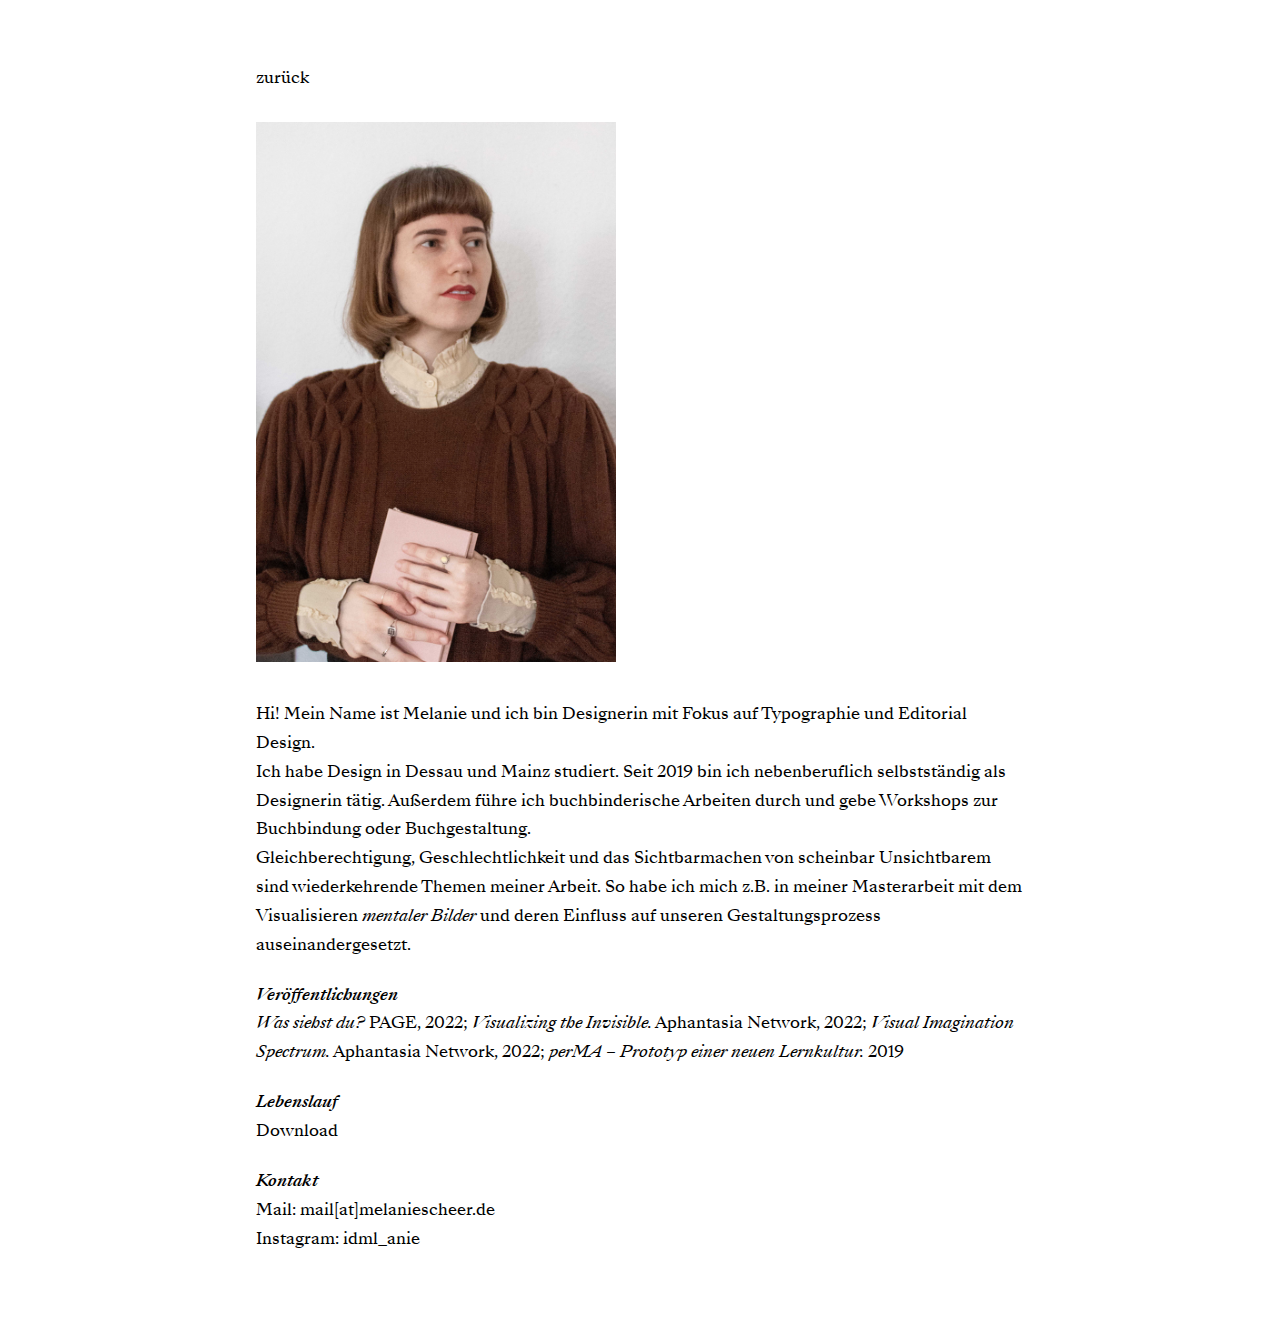
<file: info.html>
<!DOCTYPE html>
<html lang="en">
<head>
    <meta charset="UTF-8">
    <meta http-equiv="X-UA-Compatible" content="IE=edge">
    <meta name="viewport" content="width=device-width, initial-scale=1.0">
    <link rel="stylesheet" href="style.css">
    <script type='text/javascript' src='http://ajax.googleapis.com/ajax/libs/jquery/1.8/jquery.min.js'></script>
    <title>Melanie Scheer Design</title>
    <link rel="shortcut icon" type="image/png" href="other/melanie_scheer_design_sparkle.png"/>     
</head>

<body>

 <div class="text">

    <a href="index.html">zurück</a>
    <br>
    <br>
    <div><img src="images/melanie_scheer_design_portrait.jpg"></div>
    <br>
    <p>Hi! Mein Name ist Melanie und ich bin Designerin mit Fokus auf Typographie und Editorial Design. <br>Ich habe Design in Dessau und Mainz studiert. Seit 2019 bin ich nebenberuflich selbstständig als Designerin tätig. Außerdem führe ich buchbinderische Arbeiten durch und gebe Workshops zur Buchbindung oder Buchgestaltung. <br>Gleichberechtigung, Geschlechtlichkeit und das Sichtbarmachen von scheinbar Unsichtbarem sind wiederkehrende Themen meiner Arbeit. So habe ich mich z.B. in meiner Masterarbeit mit dem Visualisieren <a target="_blank" href="https://mentalesvisualisieren.de/"><em>mentaler Bilder</em></a> und deren Einfluss auf unseren Gestaltungsprozess auseinandergesetzt.</p>    
    <h4>Veröffentlichungen</h4>
        <a target="_blank" href="https://page-online.de/branche-karriere/was-siehst-du-masterarbeit-ueber-mentales-visualisieren/"><em>Was siehst du?</em> PAGE, 2022</a>;
        <a target="_blank" href="https://aphantasia.com/article/strategies/visualizing-the-invisible/"><em>Visualizing the Invisible.</em> Aphantasia Network, 2022</a>;
        <a target="_blank" href="https://www.youtube.com/watch?v=3wgT7kLZJsk"><em>Visual Imagination Spectrum.</em> Aphantasia Network, 2022</a>;
        <a target="_blank" href="https://perma-dessau.de/"><em>perMA – Prototyp einer neuen Lernkultur.</em> 2019</a>
    <h4>Lebenslauf</h4>
        <a target="_blank" href="other/melanie_scheer_design_cv.pdf">Download</a>
    <h4>Kontakt</h4>
        <a href="mailto:mail@melaniescheer.de">Mail: mail[at]melaniescheer.de</a>
        <br>
        <a target="_blank" href="https://www.instagram.com/idml_anie">Instagram: idml_anie</a>
        <br>
    
 </div>
    
</body>
</html>
</file>
<file: style.css>
/* General */

*{
    box-sizing: border-box;
}

@font-face {
    font-family: 'SangBleuKingdomRegular'; /* Name der Schrift */
    src: url('fonts/SangBleuKingdom-Regular-WebXL.woff2') format('woff2'),
         url('fonts/SangBleuKingdom-Regular-WebXL.woff') format('woff');
    font-weight: normal;
    font-style: normal;
  }

@font-face {
    font-family: 'SangBleuKingdomRegularItalic'; /* Name der Schrift */
    src: url('fonts/SangBleuKingdom-RegularItalic-WebXL.woff2') format('woff2'),
         url('fonts/SangBleuKingdom-RegularItalic-WebXL.woff') format('woff');
    font-weight: normal;
    font-style: italic;
  }  

  @font-face {
    font-family: 'SangBleuKingdomMediumItalic'; /* Name der Schrift */
    src: url('fonts/SangBleuKingdom-MediumItalic-WebXL.woff2') format('woff2'),
         url('fonts/SangBleuKingdom-MediumItalic-WebXL.woff') format('woff');
    font-weight: normal;
    font-style: italic;
  } 


body {
    display: flex;
    flex-direction: column;
    min-height: 100vh;
    margin: 0;

    font-family: 'SangBleuKingdomRegular', 'Times New Roman', Times, serif;
    font-size: 16px;
    line-height: 1.8;
}

header {
    position: fixed;
    padding-top: 40px;
    padding-left: 40px;
    width: 33%; 
    z-index: 3;
}

.design {    
    position: fixed; /* fixiert die Position auf der Seite */
    bottom: 10%; /* Platzierung im unteren Drittel (33% von unten) */
    right: 40px; /* Abstand vom rechten Rand */
    width: 29%; /* definierte Breite */
    z-index: 2
}

.footer {
    margin-top: auto; /* sorgt dafür, dass der Footer immer unten ist */
    text-align: left; /* sorgt dafür, dass der Text nach links ausgerichtet ist */
    position: fixed;
    left: 0;
    bottom: 0;
    padding: 50px;
    padding-bottom: 35px;
    box-sizing: border-box; /* stellt sicher, dass Padding nicht zur Breite hinzugefügt wird */
}

.footer-list { 
    list-style: none;
    padding: 0;
    margin: 0;
    display: flex; /* Listenelemente nebeneinander */
    justify-content: flex-start;
}

.footer-list li {
    margin-right: 40px; /* Abstand zwischen den Listenelementen */
  }


/* Schrift */

h1 {
    font-family: 'SangBleuKingdomRegular', 'Times New Roman', Times, serif;
    font-weight: 100;
}

h2 {
    font-family: 'SangBleuKingdomRegular', 'Times New Roman', Times, serif;
    font-weight: 100;
}

h4 {
    padding-bottom: 0;
    margin-bottom: 0;
    font-family: 'SangBleuKingdomMediumItalic', 'Times New Roman', Times, serif;
    font-weight: 500;
    font-style: italic;
}

p {
    padding-top: 0;
    margin-top: 0;
    font-family: 'SangBleuKingdomRegular', 'Times New Roman', Times, serif;
}

li {
    font-family: 'SangBleuKingdomRegular', 'Times New Roman', Times, serif;
}

a {
    font-family: 'SangBleuKingdomRegular', 'Times New Roman', Times, serif;
}

em {
    font-family: 'SangBleuKingdomRegularItalic', 'Times New Roman', Times, serif;
    font-style: italic;
}

::selection {
    background-color: #d2b4ff; /* lila Highlight */
    color: black;              /* schwarzer Text */
  }


/* Links */

a:link { 
    text-decoration: none; 
    color: black;
}

a:visited { 
    text-decoration: none; 
    color: black;
}

a:hover { 
    text-decoration: underline; 
    color: black;
}

a:active { 
    text-decoration: none; 
    color: black;
}


/* Random Image */

.image-random {
    position: fixed;
    top: 15%;
    bottom: 15%;
    left: 0;
    right: 0;
    margin: auto;
    width: 60%;
    height: auto; /* Die Höhe bleibt automatisch, damit das Bild nicht gestreckt wird */

} 

.image-random img {
    width: 100%;
    height: 100%;
    object-fit: contain;
}


/* Info, Datenschutz, Impressum */

.text {
    padding-left: 20%;
    padding-right: 20%;
    padding-top: 5%;
    padding-bottom: 5%;
}

.text img {
    height: 60vh;
}


/* Kleinere Bildschirme */

@media (max-width: 1000px) {
    header{
        position: fixed;
        padding-top: 40px;
        padding-left: 40px;
        width: 35%; 
        z-index: 3;
    }

    .design {    
        position: fixed; 
        bottom: 13%; 
        padding-right: 0px;
        float: right;
        width: 31%;
        z-index: 2;
    }

    .image-random {
        position: fixed;
        top: 25%;
        bottom: 25%;
        left: 0;
        right: 0;
        margin: auto;
        width: 80%;
    } 
  }


@media (max-width: 800px) {
    header{
        width: 50%; 
    }

    .design {    
        position: fixed; 
        top: 10%; 
        padding-right: 0px;
        float: right;
        width: 43%;
        z-index: 1;
    }

    .image-random {
        top: 35%;
        bottom: 25%;
        z-index: 2;
    }


    .footer {
        padding: 40px;
        padding-bottom: 30px;
        box-sizing: border-box; 
    }

    .footer-list {
        flex-direction: column; /* Listenelemente untereinander */
        align-items: flex-start;
      }
    
    .footer-list li {
        margin-bottom: 0px; /* Abstand zwischen den Listenelementen */
      }
  }


@media (max-width: 480px) {
    header{
        position: fixed;
        padding-top: 20px;
        padding-left: 20px;
        width: 60%; 
        z-index: 3;
    }

    .design {    
        position: fixed; 
        top: 10%; 
        padding-right: 20px;
        float: right;
        width: 60%;
        z-index: 1;
    }

    .footer {
        padding: 30px;
        box-sizing: border-box; 
    }

    .image-random {
        position: fixed;
        top: 33%;
        bottom: 33%;
        left: 0;
        right: 0;
        margin: auto;
        width: 85%;
        z-index: 2;
    } 

    .text {
        padding-left: 10%;
        padding-right: 10%;
        padding-top: 7%;
        padding-bottom: 20%;
    }

    .text img {
        padding-left: 0%;
        width: 50vw;
        height: auto;
        
    }
}
</file>
